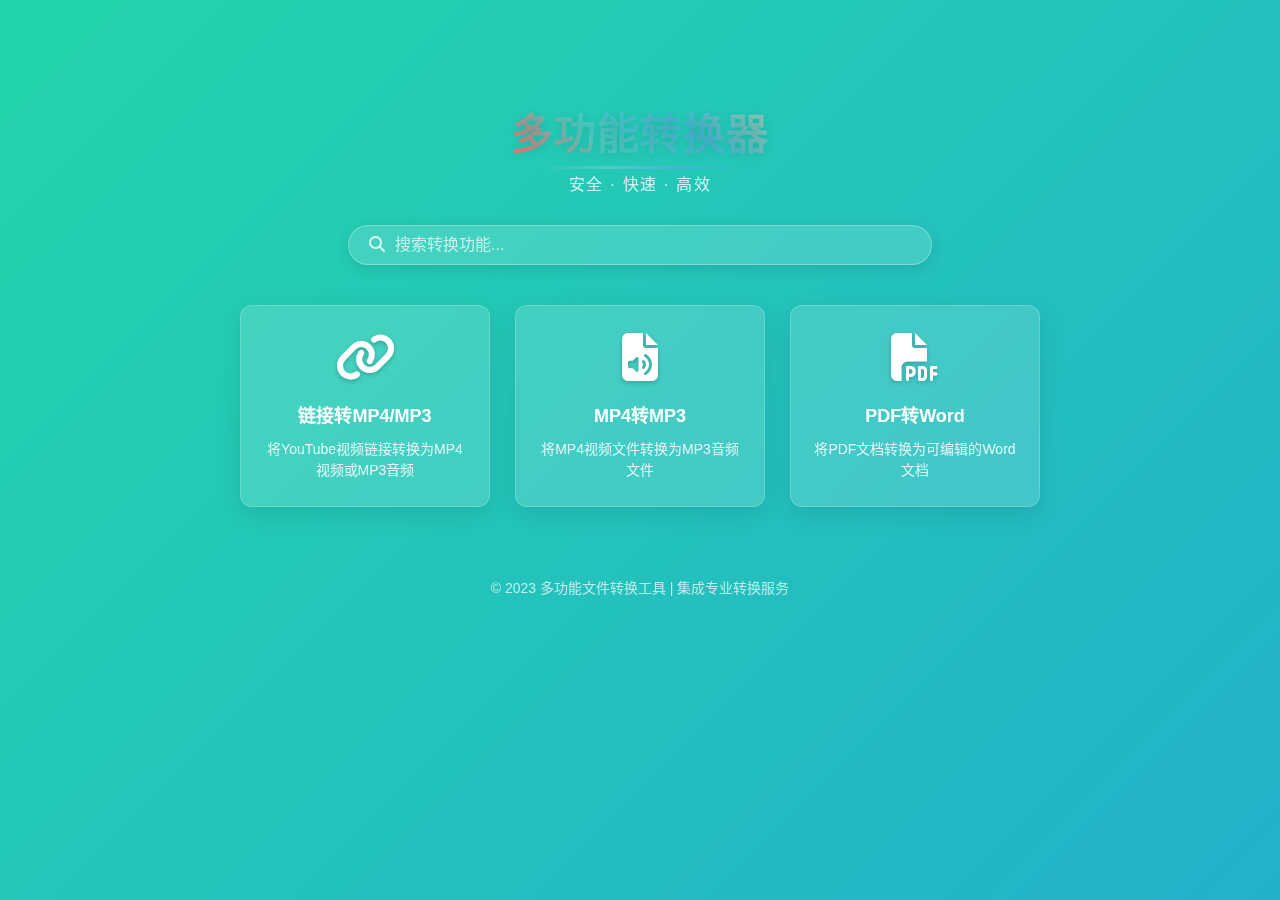
<file: index.html>
<!DOCTYPE html>
<html lang="zh-CN">
<head>
    <meta charset="UTF-8">
    <meta name="viewport" content="width=device-width, initial-scale=1.0">
    <title>多功能文件转换工具</title>
    <link rel="stylesheet" href="css/style.css">
    <link rel="stylesheet" href="https://cdnjs.cloudflare.com/ajax/libs/font-awesome/6.4.0/css/all.min.css">
</head>
<body>
    <div class="background"></div>
    
    <div class="logo">
        <div class="logo-text">多功能转换器</div>
        <div class="logo-subtitle">安全 · 快速 · 高效</div>
    </div>
    
    <div class="search-container">
        <div class="search-box">
            <div class="search-icon"><i class="fas fa-search"></i></div>
            <input type="text" class="search-input" placeholder="搜索转换功能...">
        </div>
    </div>
    
    <div class="tools-container">
        <!-- YouTube转换器 -->
        <a href="converters/youtube-converter.html" class="tool-card" id="link-converter">
            <div class="tool-icon"><i class="fas fa-link"></i></div>
            <div class="tool-title">链接转MP4/MP3</div>
            <div class="tool-desc">将YouTube视频链接转换为MP4视频或MP3音频</div>
        </a>
        
        <!-- MP4转MP3 -->
        <a href="converters/mp4-to-mp3.html" class="tool-card" id="media-converter">
            <div class="tool-icon"><i class="fas fa-file-audio"></i></div>
            <div class="tool-title">MP4转MP3</div>
            <div class="tool-desc">将MP4视频文件转换为MP3音频文件</div>
        </a>
        
        <!-- PDF转Word -->
        <a href="converters/pdf-to-word.html" class="tool-card" id="pdf-converter">
            <div class="tool-icon"><i class="fas fa-file-pdf"></i></div>
            <div class="tool-title">PDF转Word</div>
            <div class="tool-desc">将PDF文档转换为可编辑的Word文档</div>
        </a>
    </div>
    
    <div class="footer">
        <p>© 2023 多功能文件转换工具 | 集成专业转换服务</p>
    </div>

    <script src="js/script.js"></script>
</body>
</html>
</file>
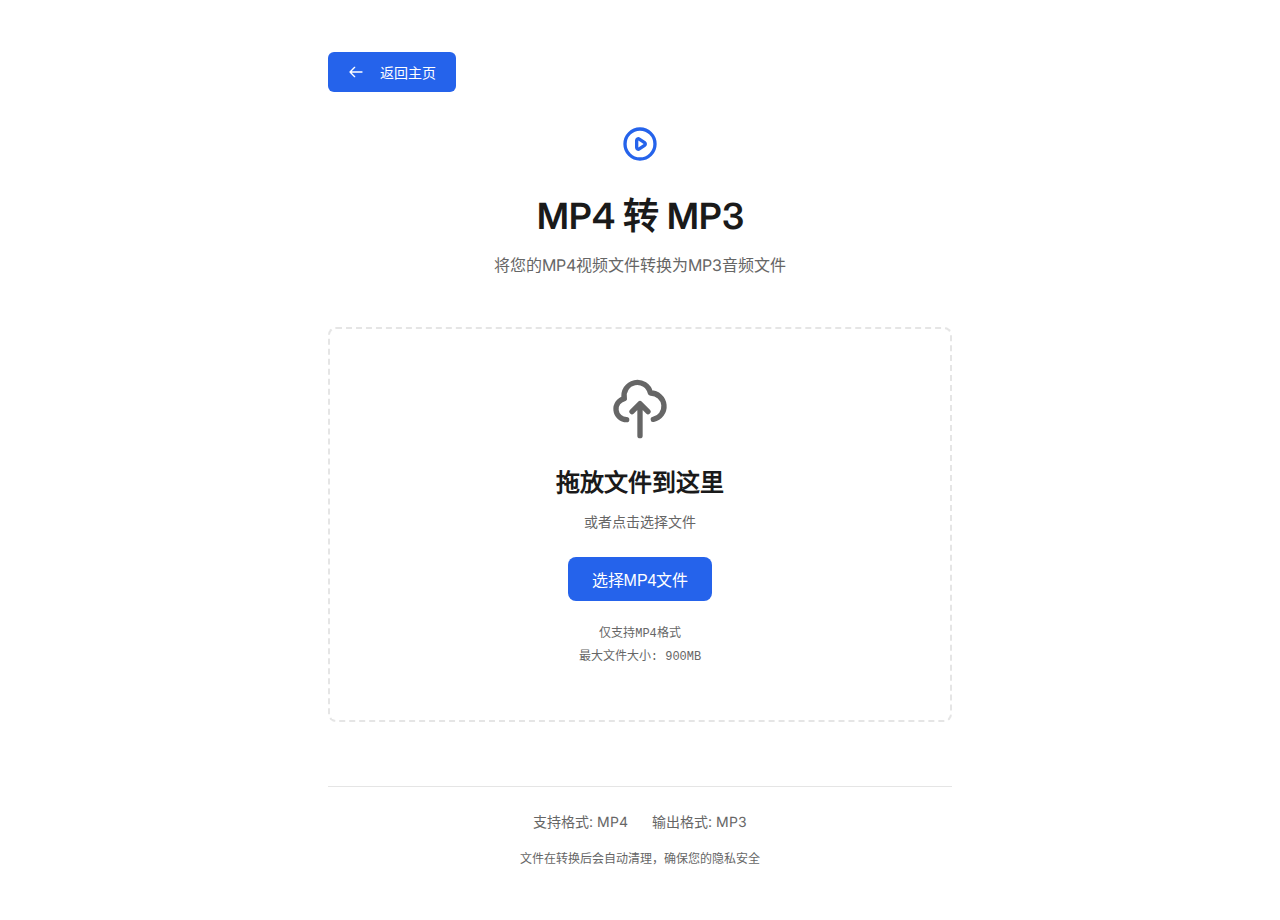
<file: converters/mp4-to-mp3.html>
<!DOCTYPE html>
<html lang="zh-CN">
<head>
    <meta charset="UTF-8">
    <meta name="viewport" content="width=device-width, initial-scale=1.0">
    <title>MP4 转 MP3 - 多功能文件转换工具</title>
    <link href="https://fonts.googleapis.com/css2?family=Inter:wght@300;400;500;600;700&display=swap" rel="stylesheet">
    <style>
        * {
            margin: 0;
            padding: 0;
            box-sizing: border-box;
        }

        :root {
            --background: #ffffff;
            --foreground: #1a1a1a;
            --border: #e5e5e5;
            --card: #fafafa;
            --primary: #2563eb;
            --primary-foreground: #ffffff;
            --muted: #f5f5f5;
            --muted-foreground: #666666;
            --destructive: #ef4444;
            --destructive-foreground: #ffffff;
            --accent: #f0f4ff;
        }

        body {
            font-family: 'Inter', sans-serif;
            background-color: var(--background);
            color: var(--foreground);
            line-height: 1.6;
            padding: 20px;
            min-height: 100vh;
            display: flex;
            justify-content: center;
            align-items: center;
        }

        .container {
            max-width: 42rem;
            margin: 0 auto;
            padding: 2rem 1.5rem;
            width: 100%;
        }

        .back-button {
            display: inline-flex;
            align-items: center;
            gap: 8px;
            padding: 10px 20px;
            background: var(--primary);
            color: var(--primary-foreground);
            text-decoration: none;
            border-radius: 6px;
            border: none;
            cursor: pointer;
            font-size: 14px;
            font-family: inherit;
            transition: background 0.3s;
            margin-bottom: 2rem;
        }

        .back-button:hover {
            background: #1d4ed8;
        }

        header {
            text-align: center;
            margin-bottom: 3rem;
        }

        .header-icon {
            width: 2.5rem;
            height: 2.5rem;
            color: var(--primary);
            margin-bottom: 1rem;
            display: inline-block;
        }

        h1 {
            font-size: 2.25rem;
            font-weight: 600;
            margin-bottom: 0.5rem;
        }

        .subtitle {
            font-size: 1rem;
            color: var(--muted-foreground);
        }

        main {
            margin-bottom: 4rem;
        }

        .dropzone {
            border: 2px dashed var(--border);
            border-radius: 0.5rem;
            padding: 3rem;
            text-align: center;
            cursor: pointer;
            transition: all 0.3s ease;
            background-color: var(--background);
        }

        .dropzone:hover {
            border-color: var(--primary);
            background-color: var(--accent);
        }

        .dropzone.drag-active {
            border-color: var(--primary);
            background-color: var(--accent);
        }

        .dropzone-icon {
            width: 4rem;
            height: 4rem;
            margin-bottom: 1rem;
            color: var(--muted-foreground);
        }

        .dropzone h2 {
            font-size: 1.5rem;
            font-weight: 600;
            margin-bottom: 0.5rem;
        }

        .dropzone p {
            font-size: 0.875rem;
            color: var(--muted-foreground);
            margin-bottom: 1.5rem;
        }

        input[type="file"] {
            display: none;
        }

        button {
            background-color: var(--primary);
            color: var(--primary-foreground);
            border: none;
            padding: 0.625rem 1.5rem;
            border-radius: 0.5rem;
            cursor: pointer;
            font-size: 1rem;
            font-weight: 500;
            transition: all 0.3s ease;
            min-height: 2.25rem;
        }

        button:hover {
            opacity: 0.9;
        }

        button:active {
            opacity: 0.8;
        }

        button:disabled {
            opacity: 0.5;
            cursor: not-allowed;
        }

        .button-secondary {
            background-color: transparent;
            border: 1px solid var(--border);
            color: var(--foreground);
        }

        .button-secondary:hover {
            background-color: var(--muted);
        }

        .dropzone-footer {
            margin-top: 1.5rem;
        }

        .dropzone-footer p {
            font-size: 0.75rem;
            font-family: 'Monaco', 'Menlo', monospace;
            color: var(--muted-foreground);
            margin-bottom: 0.25rem;
        }

        .card {
            background-color: var(--card);
            border: 1px solid var(--border);
            border-radius: 0.5rem;
            padding: 1.5rem;
        }

        .card-header {
            display: flex;
            justify-content: space-between;
            align-items: flex-start;
            margin-bottom: 1.5rem;
        }

        .card-title {
            font-size: 1.125rem;
            font-weight: 600;
            margin-bottom: 0.5rem;
        }

        .card-description {
            font-size: 0.875rem;
            color: var(--muted-foreground);
        }

        .badge {
            display: inline-flex;
            align-items: center;
            gap: 0.25rem;
            padding: 0.25rem 0.75rem;
            background-color: var(--muted);
            color: var(--foreground);
            border-radius: 9999px;
            font-size: 0.75rem;
            font-weight: 500;
        }

        .badge.success {
            background-color: #dcfce7;
            color: #166534;
        }

        .badge.error {
            background-color: #fee2e2;
            color: #991b1b;
        }

        .badge.loading {
            background-color: var(--muted);
        }

        .badge svg {
            width: 0.875rem;
            height: 0.875rem;
            margin-right: 0.25rem;
        }

        .progress-container {
            margin-bottom: 1rem;
        }

        .progress-label {
            display: flex;
            justify-content: space-between;
            margin-bottom: 0.5rem;
            font-size: 0.875rem;
        }

        .progress-bar {
            width: 100%;
            height: 0.5rem;
            background-color: var(--muted);
            border-radius: 9999px;
            overflow: hidden;
        }

        .progress-fill {
            height: 100%;
            background-color: var(--primary);
            transition: width 0.3s ease;
        }

        .file-info {
            display: flex;
            align-items: center;
            gap: 0.75rem;
            padding: 1rem;
            background-color: var(--accent);
            border-radius: 0.5rem;
            margin-bottom: 1rem;
        }

        .file-info-icon {
            width: 2rem;
            height: 2rem;
            color: var(--primary);
            flex-shrink: 0;
        }

        .file-info-text p {
            font-size: 0.875rem;
            font-weight: 500;
            margin-bottom: 0.25rem;
        }

        .file-info-text .text-secondary {
            font-size: 0.75rem;
            color: var(--muted-foreground);
        }

        .status-message {
            display: flex;
            align-items: center;
            gap: 0.5rem;
            font-size: 0.875rem;
            color: var(--muted-foreground);
            margin-bottom: 1rem;
        }

        .status-message svg {
            width: 1rem;
            height: 1rem;
            animation: spin 1s linear infinite;
        }

        @keyframes spin {
            from { transform: rotate(0deg); }
            to { transform: rotate(360deg); }
        }

        .button-group {
            display: flex;
            gap: 0.75rem;
        }

        .button-group button {
            flex: 1;
        }

        .error-box {
            background-color: #fee2e2;
            color: #991b1b;
            padding: 1rem;
            border-radius: 0.5rem;
            margin-bottom: 1rem;
            font-size: 0.875rem;
        }

        .hidden {
            display: none;
        }

        footer {
            border-top: 1px solid var(--border);
            padding-top: 1.5rem;
            text-align: center;
        }

        .footer-info {
            display: flex;
            justify-content: center;
            gap: 1.5rem;
            font-size: 0.875rem;
            color: var(--muted-foreground);
            margin-bottom: 1rem;
        }

        .footer-text {
            font-size: 0.75rem;
            color: var(--muted-foreground);
        }

        .spinner {
            display: inline-block;
            width: 1rem;
            height: 1rem;
            border: 2px solid var(--muted);
            border-top-color: var(--primary);
            border-radius: 50%;
            animation: spin 1s linear infinite;
        }

        .checking-status {
            display: flex;
            align-items: center;
            gap: 0.5rem;
            font-size: 0.875rem;
            color: var(--muted-foreground);
            margin-top: 1rem;
        }
    </style>
</head>
<body>
    <div class="container">
        <button class="back-button" onclick="goBack()">
            <svg style="width: 1rem; height: 1rem; margin-right: 0.5rem;" fill="none" stroke="currentColor" viewBox="0 0 24 24">
                <path stroke-linecap="round" stroke-linejoin="round" stroke-width="2" d="M10 19l-7-7m0 0l7-7m-7 7h18"></path>
            </svg>
            返回主页
        </button>

        <header>
            <svg class="header-icon" fill="none" stroke="currentColor" viewBox="0 0 24 24">
                <path stroke-linecap="round" stroke-linejoin="round" stroke-width="2" d="M14.752 11.168l-3.197-2.132A1 1 0 0010 9.87v4.263a1 1 0 001.555.832l3.197-2.132a1 1 0 000-1.664z"></path>
                <path stroke-linecap="round" stroke-linejoin="round" stroke-width="2" d="M21 12a9 9 0 11-18 0 9 9 0 0118 0z"></path>
            </svg>
            <h1>MP4 转 MP3</h1>
            <p class="subtitle">将您的MP4视频文件转换为MP3音频文件</p>
        </header>

        <main id="main-content">
            <!-- 上传区域 -->
            <div id="dropzone-section">
                <div class="dropzone" id="dropzone">
                    <svg class="dropzone-icon" fill="none" stroke="currentColor" viewBox="0 0 24 24">
                        <path stroke-linecap="round" stroke-linejoin="round" stroke-width="2" d="M7 16a4 4 0 01-.88-7.903A5 5 0 1115.9 6L16 6a5 5 0 011 9.9M15 13l-3-3m0 0l-3 3m3-3v12"></path>
                    </svg>
                    <h2>拖放文件到这里</h2>
                    <p>或者点击选择文件</p>
                    <input type="file" id="file-input" accept="video/mp4,.mp4">
                    <button onclick="document.getElementById('file-input').click()">选择MP4文件</button>
                    <div class="dropzone-footer">
                        <p>仅支持MP4格式</p>
                        <p>最大文件大小: 900MB</p>
                    </div>
                </div>
            </div>

            <!-- 处理中 -->
            <div id="processing-section" class="hidden">
                <div class="card">
                    <div class="card-header">
                        <div style="flex: 1;">
                            <div class="card-title" id="filename-display"></div>
                            <div class="card-description" id="filesize-display"></div>
                        </div>
                        <div class="badge loading">
                            <div class="spinner"></div>
                            <span id="status-text">转换中...</span>
                        </div>
                    </div>
                    <div class="progress-container">
                        <div class="progress-label">
                            <span id="progress-label">转换进度</span>
                            <span class="monospace" id="progress-value">0%</span>
                        </div>
                        <div class="progress-bar">
                            <div class="progress-fill" id="progress-fill" style="width: 0%;"></div>
                        </div>
                    </div>
                    <div class="status-message">
                        <svg fill="none" stroke="currentColor" viewBox="0 0 24 24">
                            <path stroke-linecap="round" stroke-linejoin="round" stroke-width="2" d="M12 8v4l3 2m6-3a9 9 0 11-18 0 9 9 0 0118 0z"></path>
                        </svg>
                        <span id="status-message-text">正在转换文件，请稍候...</span>
                    </div>
                    <div class="checking-status" id="checking-status">
                        <div class="spinner" style="width: 0.875rem; height: 0.875rem;"></div>
                        <span>检查转换状态...</span>
                    </div>
                </div>
            </div>

            <!-- 完成 -->
            <div id="completed-section" class="hidden">
                <div class="card">
                    <div class="card-header">
                        <div style="flex: 1;">
                            <div class="card-title" id="completed-filename-display"></div>
                            <div class="card-description" id="completed-filesize-display"></div>
                        </div>
                        <div class="badge success">
                            <svg fill="none" stroke="currentColor" viewBox="0 0 24 24">
                                <path stroke-linecap="round" stroke-linejoin="round" stroke-width="2" d="M9 12l2 2 4-4m6 2a9 9 0 11-18 0 9 9 0 0118 0z"></path>
                            </svg>
                            <span>转换完成</span>
                        </div>
                    </div>
                    <div class="file-info">
                        <svg class="file-info-icon" fill="none" stroke="currentColor" viewBox="0 0 24 24">
                            <path stroke-linecap="round" stroke-linejoin="round" stroke-width="2" d="M9 19V6a2 2 0 012-2h6a2 2 0 012 2v12a2 2 0 01-2 2H11a2 2 0 01-2-2z"></path>
                        </svg>
                        <div class="file-info-text">
                            <p id="output-filename"></p>
                            <div class="text-secondary">MP3音频文件</div>
                        </div>
                    </div>
                    <div class="button-group">
                        <button onclick="downloadFile()" id="download-btn">
                            <svg style="width: 1rem; height: 1rem; margin-right: 0.5rem; vertical-align: middle;" fill="none" stroke="currentColor" viewBox="0 0 24 24">
                                <path stroke-linecap="round" stroke-linejoin="round" stroke-width="2" d="M4 16v1a3 3 0 003 3h10a3 3 0 003-3v-1m-4-4l-4 4m0 0l-4-4m4 4V4"></path>
                            </svg>
                            下载MP3
                        </button>
                        <button class="button-secondary" onclick="resetForm()">转换另一个</button>
                    </div>
                </div>
            </div>

            <!-- 错误 -->
            <div id="error-section" class="hidden">
                <div class="card" style="border-color: var(--destructive);">
                    <div class="card-header">
                        <div style="flex: 1;">
                            <div class="card-title" id="error-filename-display"></div>
                            <div class="card-description" id="error-filesize-display"></div>
                        </div>
                        <div class="badge error">
                            <svg fill="none" stroke="currentColor" viewBox="0 0 24 24">
                                <path stroke-linecap="round" stroke-linejoin="round" stroke-width="2" d="M10 14l-2-2m0 0l-2 2m2-2l2 2m-2-2l-2-2"></path>
                            </svg>
                            <span>转换失败</span>
                        </div>
                    </div>
                    <div class="error-box" id="error-message"></div>
                    <button onclick="resetForm()" style="width: 100%;" class="button-secondary">重试</button>
                </div>
            </div>
        </main>

        <footer>
            <div class="footer-info">
                <span>支持格式: MP4</span>
                <span>输出格式: MP3</span>
            </div>
            <p class="footer-text">文件在转换后会自动清理，确保您的隐私安全</p>
        </footer>
    </div>

    <script>
        // 使用你的实际后端地址
        // Vercel会自动替换 process.env.API_URL
        const API_URL = process.env.API_URL;
        let currentTaskId = null;
        let isProcessing = false;
        let statusCheckInterval = null;

        function goBack() {
            window.location.href = '/';
        }

        const dropzone = document.getElementById('dropzone');
        const fileInput = document.getElementById('file-input');

        // 拖拽事件
        dropzone.addEventListener('dragenter', (e) => {
            e.preventDefault();
            e.stopPropagation();
            dropzone.classList.add('drag-active');
        });

        dropzone.addEventListener('dragleave', (e) => {
            e.preventDefault();
            e.stopPropagation();
            dropzone.classList.remove('drag-active');
        });

        dropzone.addEventListener('dragover', (e) => {
            e.preventDefault();
            e.stopPropagation();
        });

        dropzone.addEventListener('drop', (e) => {
            e.preventDefault();
            e.stopPropagation();
            dropzone.classList.remove('drag-active');
            if (e.dataTransfer.files[0]) {
                handleFile(e.dataTransfer.files[0]);
            }
        });

        // 文件选择
        fileInput.addEventListener('change', (e) => {
            if (e.target.files[0]) {
                handleFile(e.target.files[0]);
            }
        });

        function formatFileSize(bytes) {
            if (bytes === 0) return '0 Bytes';
            const k = 1024;
            const sizes = ['Bytes', 'KB', 'MB', 'GB'];
            const i = Math.floor(Math.log(bytes) / Math.log(k));
            return Math.round(bytes / Math.pow(k, i) * 100) / 100 + ' ' + sizes[i];
        }

        function showSection(sectionId) {
            document.getElementById('dropzone-section').classList.add('hidden');
            document.getElementById('processing-section').classList.add('hidden');
            document.getElementById('completed-section').classList.add('hidden');
            document.getElementById('error-section').classList.add('hidden');
            
            if (sectionId) {
                document.getElementById(sectionId).classList.remove('hidden');
            }
        }

        function handleFile(file) {
            if (isProcessing) return;

            const maxSize = 900 * 1024 * 1024;
            
            if (!file.type.includes('video/mp4') && !file.name.toLowerCase().endsWith('.mp4')) {
                alert('请上传MP4格式的视频文件');
                return;
            }

            if (file.size > maxSize) {
                alert('文件大小不能超过900MB');
                return;
            }

            uploadAndConvert(file);
        }

        function uploadAndConvert(file) {
            isProcessing = true;
            currentTaskId = null;
            
            document.getElementById('filename-display').textContent = file.name;
            document.getElementById('filesize-display').textContent = formatFileSize(file.size);
            document.getElementById('progress-label').textContent = '转换进度';
            document.getElementById('status-text').textContent = '转换中...';
            document.getElementById('status-message-text').textContent = '正在转换文件，请稍候...';
            
            showSection('processing-section');

            const formData = new FormData();
            formData.append('file', file);

            // 模拟进度
            simulateProgress();

            // 发送请求到后端
            fetch(`${API_URL}/api/convert/mp4-to-mp3`, {
                method: 'POST',
                body: formData
            })
            .then(response => response.json())
            .then(data => {
                if (data.status === 'success') {
                    currentTaskId = data.task_id;
                    // 开始检查转换状态
                    startStatusChecking();
                } else {
                    showError(data.error || '转换失败');
                }
            })
            .catch(error => {
                showError('网络错误，请检查您的连接: ' + error.message);
            });
        }

        function startStatusChecking() {
            if (statusCheckInterval) {
                clearInterval(statusCheckInterval);
            }
            
            statusCheckInterval = setInterval(() => {
                if (!currentTaskId) return;
                
                fetch(`${API_URL}/api/task/${currentTaskId}`)
                    .then(response => response.json())
                    .then(task => {
                        if (task.status === 'completed') {
                            clearInterval(statusCheckInterval);
                            // 显示成功结果
                            document.getElementById('completed-filename-display').textContent = document.getElementById('filename-display').textContent;
                            document.getElementById('completed-filesize-display').textContent = document.getElementById('filesize-display').textContent;
                            document.getElementById('output-filename').textContent = task.output_filename;
                            
                            updateProgress(100);
                            setTimeout(() => {
                                showSection('completed-section');
                                isProcessing = false;
                            }, 500);
                            
                        } else if (task.status === 'error') {
                            clearInterval(statusCheckInterval);
                            showError(task.error || '转换失败');
                        }
                        // 如果还是 processing 状态，继续等待
                    })
                    .catch(error => {
                        console.error('检查状态失败:', error);
                    });
            }, 2000); // 每2秒检查一次
        }

        function simulateProgress() {
            let progress = 0;
            const interval = setInterval(() => {
                progress += 2;
                if (progress >= 90) {
                    clearInterval(interval);
                }
                updateProgress(progress);
            }, 500);
        }

        function updateProgress(progress) {
            document.getElementById('progress-fill').style.width = progress + '%';
            document.getElementById('progress-value').textContent = progress + '%';
        }

        function showError(message) {
            if (statusCheckInterval) {
                clearInterval(statusCheckInterval);
            }
            
            document.getElementById('error-filename-display').textContent = document.getElementById('filename-display').textContent;
            document.getElementById('error-filesize-display').textContent = document.getElementById('filesize-display').textContent;
            document.getElementById('error-message').textContent = message;
            showSection('error-section');
            isProcessing = false;
        }

        function downloadFile() {
            if (!currentTaskId) {
                alert('请先完成文件转换');
                return;
            }
            
            // 显示加载状态
            const downloadBtn = document.getElementById('download-btn');
            const originalText = downloadBtn.innerHTML;
            downloadBtn.innerHTML = '<div class="spinner" style="width: 1rem; height: 1rem; margin-right: 0.5rem;"></div>下载中...';
            downloadBtn.disabled = true;
            
            // 真实下载
            const a = document.createElement('a');
            a.href = `${API_URL}/api/download/${currentTaskId}`;
            a.download = document.getElementById('output-filename').textContent;
            document.body.appendChild(a);
            a.click();
            document.body.removeChild(a);
            
            // 恢复按钮状态
            setTimeout(() => {
                downloadBtn.innerHTML = originalText;
                downloadBtn.disabled = false;
            }, 2000);
        }

        function resetForm() {
            if (statusCheckInterval) {
                clearInterval(statusCheckInterval);
            }
            isProcessing = false;
            currentTaskId = null;
            document.getElementById('progress-fill').style.width = '0%';
            document.getElementById('progress-value').textContent = '0%';
            fileInput.value = '';
            showSection('dropzone-section');
        }
    </script>
</body>
</html>
</file>
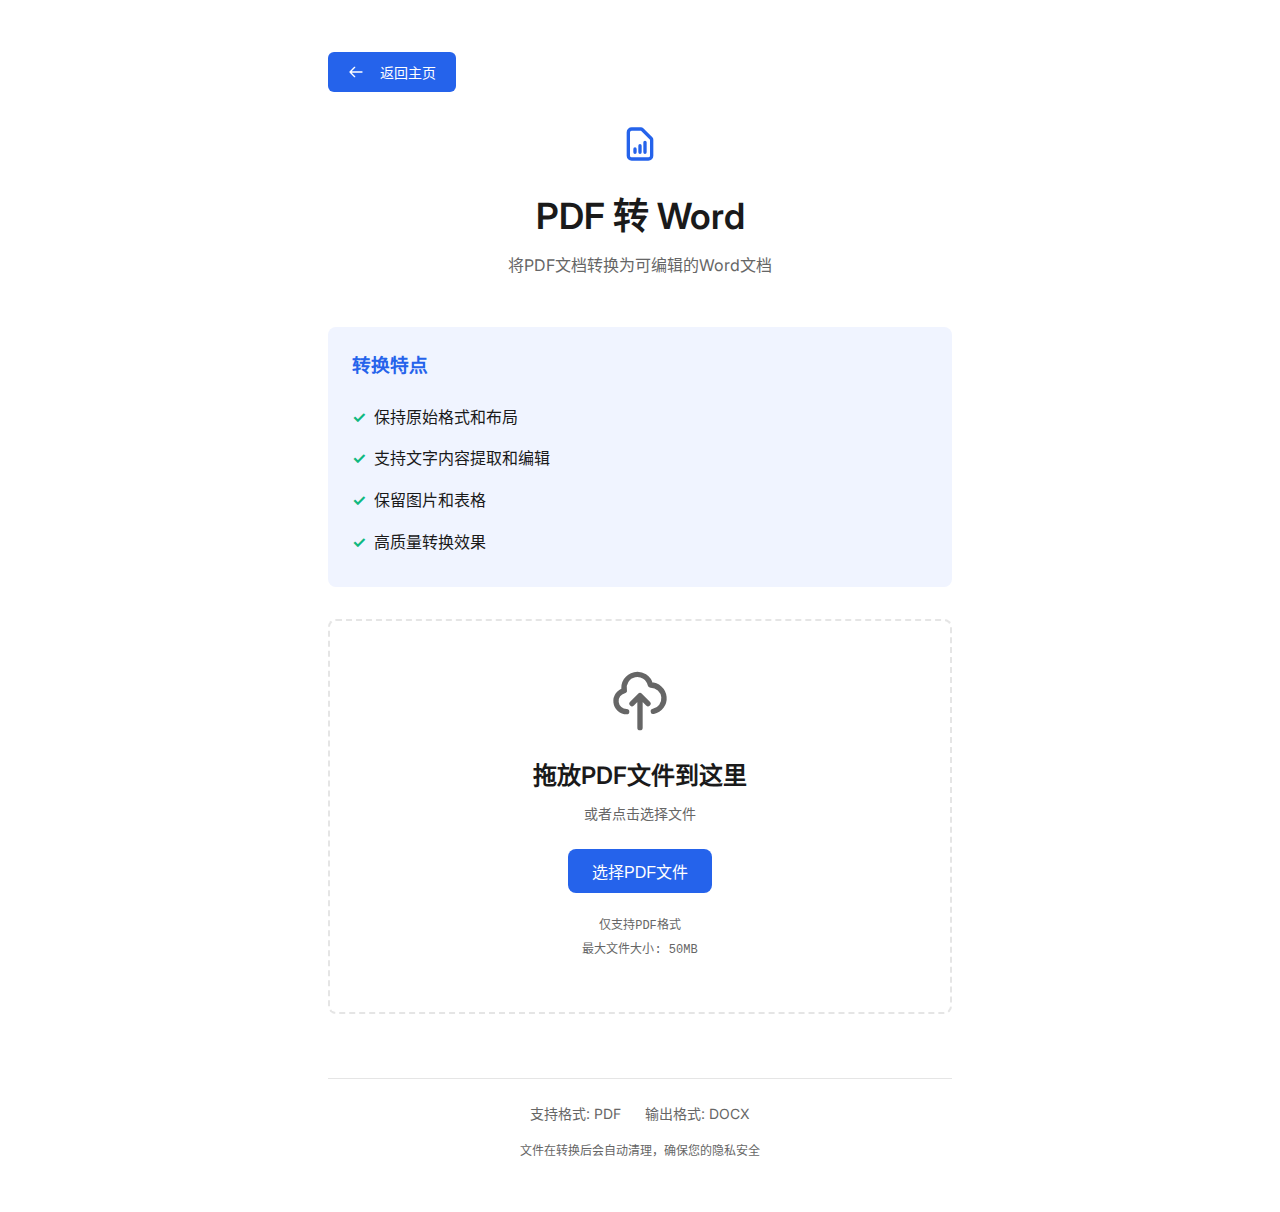
<file: converters/pdf-to-word.html>
<!DOCTYPE html>
<html lang="zh-CN">
<head>
    <meta charset="UTF-8">
    <meta name="viewport" content="width=device-width, initial-scale=1.0">
    <title>PDF 转 Word - 多功能文件转换工具</title>
    <link href="https://fonts.googleapis.com/css2?family=Inter:wght@300;400;500;600;700&display=swap" rel="stylesheet">
    <style>
        * {
            margin: 0;
            padding: 0;
            box-sizing: border-box;
        }

        :root {
            --background: #ffffff;
            --foreground: #1a1a1a;
            --border: #e5e5e5;
            --card: #fafafa;
            --primary: #2563eb;
            --primary-foreground: #ffffff;
            --muted: #f5f5f5;
            --muted-foreground: #666666;
            --destructive: #ef4444;
            --destructive-foreground: #ffffff;
            --accent: #f0f4ff;
        }

        body {
            font-family: 'Inter', sans-serif;
            background-color: var(--background);
            color: var(--foreground);
            line-height: 1.6;
            padding: 20px;
            min-height: 100vh;
            display: flex;
            justify-content: center;
            align-items: center;
        }

        .container {
            max-width: 42rem;
            margin: 0 auto;
            padding: 2rem 1.5rem;
            width: 100%;
        }

        .back-button {
            display: inline-flex;
            align-items: center;
            gap: 8px;
            padding: 10px 20px;
            background: var(--primary);
            color: var(--primary-foreground);
            text-decoration: none;
            border-radius: 6px;
            border: none;
            cursor: pointer;
            font-size: 14px;
            font-family: inherit;
            transition: background 0.3s;
            margin-bottom: 2rem;
        }

        .back-button:hover {
            background: #1d4ed8;
        }

        header {
            text-align: center;
            margin-bottom: 3rem;
        }

        .header-icon {
            width: 2.5rem;
            height: 2.5rem;
            color: var(--primary);
            margin-bottom: 1rem;
            display: inline-block;
        }

        h1 {
            font-size: 2.25rem;
            font-weight: 600;
            margin-bottom: 0.5rem;
        }

        .subtitle {
            font-size: 1rem;
            color: var(--muted-foreground);
        }

        main {
            margin-bottom: 4rem;
        }

        .dropzone {
            border: 2px dashed var(--border);
            border-radius: 0.5rem;
            padding: 3rem;
            text-align: center;
            cursor: pointer;
            transition: all 0.3s ease;
            background-color: var(--background);
        }

        .dropzone:hover {
            border-color: var(--primary);
            background-color: var(--accent);
        }

        .dropzone.drag-active {
            border-color: var(--primary);
            background-color: var(--accent);
        }

        .dropzone-icon {
            width: 4rem;
            height: 4rem;
            margin-bottom: 1rem;
            color: var(--muted-foreground);
        }

        .dropzone h2 {
            font-size: 1.5rem;
            font-weight: 600;
            margin-bottom: 0.5rem;
        }

        .dropzone p {
            font-size: 0.875rem;
            color: var(--muted-foreground);
            margin-bottom: 1.5rem;
        }

        input[type="file"] {
            display: none;
        }

        button {
            background-color: var(--primary);
            color: var(--primary-foreground);
            border: none;
            padding: 0.625rem 1.5rem;
            border-radius: 0.5rem;
            cursor: pointer;
            font-size: 1rem;
            font-weight: 500;
            transition: all 0.3s ease;
            min-height: 2.25rem;
        }

        button:hover {
            opacity: 0.9;
        }

        button:active {
            opacity: 0.8;
        }

        button:disabled {
            opacity: 0.5;
            cursor: not-allowed;
        }

        .button-secondary {
            background-color: transparent;
            border: 1px solid var(--border);
            color: var(--foreground);
        }

        .button-secondary:hover {
            background-color: var(--muted);
        }

        .dropzone-footer {
            margin-top: 1.5rem;
        }

        .dropzone-footer p {
            font-size: 0.75rem;
            font-family: 'Monaco', 'Menlo', monospace;
            color: var(--muted-foreground);
            margin-bottom: 0.25rem;
        }

        .card {
            background-color: var(--card);
            border: 1px solid var(--border);
            border-radius: 0.5rem;
            padding: 1.5rem;
        }

        .card-header {
            display: flex;
            justify-content: space-between;
            align-items: flex-start;
            margin-bottom: 1.5rem;
        }

        .card-title {
            font-size: 1.125rem;
            font-weight: 600;
            margin-bottom: 0.5rem;
        }

        .card-description {
            font-size: 0.875rem;
            color: var(--muted-foreground);
        }

        .badge {
            display: inline-flex;
            align-items: center;
            gap: 0.25rem;
            padding: 0.25rem 0.75rem;
            background-color: var(--muted);
            color: var(--foreground);
            border-radius: 9999px;
            font-size: 0.75rem;
            font-weight: 500;
        }

        .badge.success {
            background-color: #dcfce7;
            color: #166534;
        }

        .badge.error {
            background-color: #fee2e2;
            color: #991b1b;
        }

        .badge.loading {
            background-color: var(--muted);
        }

        .badge svg {
            width: 0.875rem;
            height: 0.875rem;
            margin-right: 0.25rem;
        }

        .progress-container {
            margin-bottom: 1rem;
        }

        .progress-label {
            display: flex;
            justify-content: space-between;
            margin-bottom: 0.5rem;
            font-size: 0.875rem;
        }

        .progress-bar {
            width: 100%;
            height: 0.5rem;
            background-color: var(--muted);
            border-radius: 9999px;
            overflow: hidden;
        }

        .progress-fill {
            height: 100%;
            background-color: var(--primary);
            transition: width 0.3s ease;
        }

        .file-info {
            display: flex;
            align-items: center;
            gap: 0.75rem;
            padding: 1rem;
            background-color: var(--accent);
            border-radius: 0.5rem;
            margin-bottom: 1rem;
        }

        .file-info-icon {
            width: 2rem;
            height: 2rem;
            color: var(--primary);
            flex-shrink: 0;
        }

        .file-info-text p {
            font-size: 0.875rem;
            font-weight: 500;
            margin-bottom: 0.25rem;
        }

        .file-info-text .text-secondary {
            font-size: 0.75rem;
            color: var(--muted-foreground);
        }

        .status-message {
            display: flex;
            align-items: center;
            gap: 0.5rem;
            font-size: 0.875rem;
            color: var(--muted-foreground);
            margin-bottom: 1rem;
        }

        .status-message svg {
            width: 1rem;
            height: 1rem;
            animation: spin 1s linear infinite;
        }

        @keyframes spin {
            from { transform: rotate(0deg); }
            to { transform: rotate(360deg); }
        }

        .button-group {
            display: flex;
            gap: 0.75rem;
        }

        .button-group button {
            flex: 1;
        }

        .error-box {
            background-color: #fee2e2;
            color: #991b1b;
            padding: 1rem;
            border-radius: 0.5rem;
            margin-bottom: 1rem;
            font-size: 0.875rem;
        }

        .hidden {
            display: none;
        }

        footer {
            border-top: 1px solid var(--border);
            padding-top: 1.5rem;
            text-align: center;
        }

        .footer-info {
            display: flex;
            justify-content: center;
            gap: 1.5rem;
            font-size: 0.875rem;
            color: var(--muted-foreground);
            margin-bottom: 1rem;
        }

        .footer-text {
            font-size: 0.75rem;
            color: var(--muted-foreground);
        }

        .spinner {
            display: inline-block;
            width: 1rem;
            height: 1rem;
            border: 2px solid var(--muted);
            border-top-color: var(--primary);
            border-radius: 50%;
            animation: spin 1s linear infinite;
        }

        .feature-list {
            background: var(--accent);
            border-radius: 0.5rem;
            padding: 1.5rem;
            margin-bottom: 2rem;
        }

        .feature-list h3 {
            margin-bottom: 1rem;
            color: var(--primary);
        }

        .feature-list ul {
            list-style: none;
            padding: 0;
        }

        .feature-list li {
            padding: 0.5rem 0;
            display: flex;
            align-items: center;
            gap: 0.5rem;
        }

        .feature-list li::before {
            content: "✓";
            color: #10b981;
            font-weight: bold;
        }
    </style>
</head>
<body>
    <div class="container">
        <button class="back-button" onclick="goBack()">
            <svg style="width: 1rem; height: 1rem; margin-right: 0.5rem;" fill="none" stroke="currentColor" viewBox="0 0 24 24">
                <path stroke-linecap="round" stroke-linejoin="round" stroke-width="2" d="M10 19l-7-7m0 0l7-7m-7 7h18"></path>
            </svg>
            返回主页
        </button>

        <header>
            <svg class="header-icon" fill="none" stroke="currentColor" viewBox="0 0 24 24">
                <path stroke-linecap="round" stroke-linejoin="round" stroke-width="2" d="M9 17v-2m3 2v-4m3 4v-6m2 10H7a2 2 0 01-2-2V5a2 2 0 012-2h5.586a1 1 0 01.707.293l5.414 5.414a1 1 0 01.293.707V19a2 2 0 01-2 2z"></path>
            </svg>
            <h1>PDF 转 Word</h1>
            <p class="subtitle">将PDF文档转换为可编辑的Word文档</p>
        </header>

        <main id="main-content">
            <!-- 功能特点 -->
            <div class="feature-list">
                <h3>转换特点</h3>
                <ul>
                    <li>保持原始格式和布局</li>
                    <li>支持文字内容提取和编辑</li>
                    <li>保留图片和表格</li>
                    <li>高质量转换效果</li>
                </ul>
            </div>

            <!-- 上传区域 -->
            <div id="dropzone-section">
                <div class="dropzone" id="dropzone">
                    <svg class="dropzone-icon" fill="none" stroke="currentColor" viewBox="0 0 24 24">
                        <path stroke-linecap="round" stroke-linejoin="round" stroke-width="2" d="M7 16a4 4 0 01-.88-7.903A5 5 0 1115.9 6L16 6a5 5 0 011 9.9M15 13l-3-3m0 0l-3 3m3-3v12"></path>
                    </svg>
                    <h2>拖放PDF文件到这里</h2>
                    <p>或者点击选择文件</p>
                    <input type="file" id="file-input" accept=".pdf,application/pdf">
                    <button onclick="document.getElementById('file-input').click()">选择PDF文件</button>
                    <div class="dropzone-footer">
                        <p>仅支持PDF格式</p>
                        <p>最大文件大小: 50MB</p>
                    </div>
                </div>
            </div>

            <!-- 处理中 -->
            <div id="processing-section" class="hidden">
                <div class="card">
                    <div class="card-header">
                        <div style="flex: 1;">
                            <div class="card-title" id="filename-display"></div>
                            <div class="card-description" id="filesize-display"></div>
                        </div>
                        <div class="badge loading">
                            <div class="spinner"></div>
                            <span id="status-text">转换中...</span>
                        </div>
                    </div>
                    <div class="progress-container">
                        <div class="progress-label">
                            <span id="progress-label">转换进度</span>
                            <span class="monospace" id="progress-value">0%</span>
                        </div>
                        <div class="progress-bar">
                            <div class="progress-fill" id="progress-fill" style="width: 0%;"></div>
                        </div>
                    </div>
                    <div class="status-message">
                        <svg fill="none" stroke="currentColor" viewBox="0 0 24 24">
                            <path stroke-linecap="round" stroke-linejoin="round" stroke-width="2" d="M12 8v4l3 2m6-3a9 9 0 11-18 0 9 9 0 0118 0z"></path>
                        </svg>
                        <span id="status-message-text">正在转换PDF文档，请稍候...</span>
                    </div>
                </div>
            </div>

            <!-- 完成 -->
            <div id="completed-section" class="hidden">
                <div class="card">
                    <div class="card-header">
                        <div style="flex: 1;">
                            <div class="card-title" id="completed-filename-display"></div>
                            <div class="card-description" id="completed-filesize-display"></div>
                        </div>
                        <div class="badge success">
                            <svg fill="none" stroke="currentColor" viewBox="0 0 24 24">
                                <path stroke-linecap="round" stroke-linejoin="round" stroke-width="2" d="M9 12l2 2 4-4m6 2a9 9 0 11-18 0 9 9 0 0118 0z"></path>
                            </svg>
                            <span>转换完成</span>
                        </div>
                    </div>
                    <div class="file-info">
                        <svg class="file-info-icon" fill="none" stroke="currentColor" viewBox="0 0 24 24">
                            <path stroke-linecap="round" stroke-linejoin="round" stroke-width="2" d="M9 12h6m-6 4h6m2 5H7a2 2 0 01-2-2V5a2 2 0 012-2h5.586a1 1 0 01.707.293l5.414 5.414a1 1 0 01.293.707V19a2 2 0 01-2 2z"></path>
                        </svg>
                        <div class="file-info-text">
                            <p id="output-filename"></p>
                            <div class="text-secondary">可编辑的Word文档</div>
                        </div>
                    </div>
                    <div class="button-group">
                        <button onclick="downloadFile()">
                            <svg style="width: 1rem; height: 1rem; margin-right: 0.5rem; vertical-align: middle;" fill="none" stroke="currentColor" viewBox="0 0 24 24">
                                <path stroke-linecap="round" stroke-linejoin="round" stroke-width="2" d="M4 16v1a3 3 0 003 3h10a3 3 0 003-3v-1m-4-4l-4 4m0 0l-4-4m4 4V4"></path>
                            </svg>
                            下载Word文档
                        </button>
                        <button class="button-secondary" onclick="resetForm()">转换另一个</button>
                    </div>
                </div>
            </div>

            <!-- 错误 -->
            <div id="error-section" class="hidden">
                <div class="card" style="border-color: var(--destructive);">
                    <div class="card-header">
                        <div style="flex: 1;">
                            <div class="card-title" id="error-filename-display"></div>
                            <div class="card-description" id="error-filesize-display"></div>
                        </div>
                        <div class="badge error">
                            <svg fill="none" stroke="currentColor" viewBox="0 0 24 24">
                                <path stroke-linecap="round" stroke-linejoin="round" stroke-width="2" d="M10 14l-2-2m0 0l-2 2m2-2l2 2m-2-2l-2-2"></path>
                            </svg>
                            <span>转换失败</span>
                        </div>
                    </div>
                    <div class="error-box" id="error-message"></div>
                    <button onclick="resetForm()" style="width: 100%;" class="button-secondary">重试</button>
                </div>
            </div>
        </main>

        <footer>
            <div class="footer-info">
                <span>支持格式: PDF</span>
                <span>输出格式: DOCX</span>
            </div>
            <p class="footer-text">文件在转换后会自动清理，确保您的隐私安全</p>
        </footer>
    </div>

    <script>
        // 使用你的实际后端地址
        const API_URL = 'https://multi-tool-web-backend.onrender.com';
        let currentFile = null;
        let isProcessing = false;

        function goBack() {
            window.location.href = '/';
        }

        const dropzone = document.getElementById('dropzone');
        const fileInput = document.getElementById('file-input');

        // 拖拽事件
        dropzone.addEventListener('dragenter', (e) => {
            e.preventDefault();
            e.stopPropagation();
            dropzone.classList.add('drag-active');
        });

        dropzone.addEventListener('dragleave', (e) => {
            e.preventDefault();
            e.stopPropagation();
            dropzone.classList.remove('drag-active');
        });

        dropzone.addEventListener('dragover', (e) => {
            e.preventDefault();
            e.stopPropagation();
        });

        dropzone.addEventListener('drop', (e) => {
            e.preventDefault();
            e.stopPropagation();
            dropzone.classList.remove('drag-active');
            if (e.dataTransfer.files[0]) {
                handleFile(e.dataTransfer.files[0]);
            }
        });

        // 文件选择
        fileInput.addEventListener('change', (e) => {
            if (e.target.files[0]) {
                handleFile(e.target.files[0]);
            }
        });

        function formatFileSize(bytes) {
            if (bytes === 0) return '0 Bytes';
            const k = 1024;
            const sizes = ['Bytes', 'KB', 'MB', 'GB'];
            const i = Math.floor(Math.log(bytes) / Math.log(k));
            return Math.round(bytes / Math.pow(k, i) * 100) / 100 + ' ' + sizes[i];
        }

        function showSection(sectionId) {
            document.getElementById('dropzone-section').classList.add('hidden');
            document.getElementById('processing-section').classList.add('hidden');
            document.getElementById('completed-section').classList.add('hidden');
            document.getElementById('error-section').classList.add('hidden');
            
            if (sectionId) {
                document.getElementById(sectionId).classList.remove('hidden');
            }
        }

        function handleFile(file) {
            if (isProcessing) return;

            const maxSize = 50 * 1024 * 1024;
            
            if (!file.type.includes('pdf') && !file.name.toLowerCase().endsWith('.pdf')) {
                alert('请上传PDF格式的文件');
                return;
            }

            if (file.size > maxSize) {
                alert('文件大小不能超过50MB');
                return;
            }

            currentFile = file;
            uploadAndConvert(file);
        }

        function uploadAndConvert(file) {
            isProcessing = true;
            
            document.getElementById('filename-display').textContent = file.name;
            document.getElementById('filesize-display').textContent = formatFileSize(file.size);
            document.getElementById('progress-label').textContent = '转换进度';
            document.getElementById('status-text').textContent = '转换中...';
            document.getElementById('status-message-text').textContent = '正在转换PDF文档，请稍候...';
            
            showSection('processing-section');

            const formData = new FormData();
            formData.append('file', file);

            // 模拟进度
            simulateProgress();

            // 发送请求到后端
            fetch(`${API_URL}/api/convert/pdf-to-word`, {
                method: 'POST',
                body: formData
            })
            .then(response => response.json())
            .then(data => {
                if (data.status === 'success') {
                    // 显示成功结果
                    document.getElementById('completed-filename-display').textContent = file.name;
                    document.getElementById('completed-filesize-display').textContent = formatFileSize(file.size);
                    
                    // 生成输出文件名
                    const originalName = file.name;
                    const outputName = originalName.replace(/\.pdf$/i, '.docx');
                    document.getElementById('output-filename').textContent = outputName;
                    
                    showSection('completed-section');
                    isProcessing = false;
                } else {
                    showError(data.error || data.message || '转换失败');
                }
            })
            .catch(error => {
                showError('网络错误，请检查您的连接: ' + error.message);
            });
        }

        function simulateProgress() {
            let progress = 0;
            const interval = setInterval(() => {
                progress += 5;
                updateProgress(progress);
                
                if (progress >= 90) {
                    clearInterval(interval);
                }
            }, 200);
        }

        function updateProgress(progress) {
            document.getElementById('progress-fill').style.width = progress + '%';
            document.getElementById('progress-value').textContent = progress + '%';
        }

        function showError(message) {
            document.getElementById('error-filename-display').textContent = document.getElementById('filename-display').textContent;
            document.getElementById('error-filesize-display').textContent = document.getElementById('filesize-display').textContent;
            document.getElementById('error-message').textContent = message;
            showSection('error-section');
            isProcessing = false;
        }

        function downloadFile() {
            if (!currentFile) return;

            const originalName = currentFile.name;
            const outputName = originalName.replace(/\.pdf$/i, '.docx');
            
            // 模拟下载
            alert('下载功能：由于后端转换功能尚未完全实现，这是一个模拟下载。\n文件名: ' + outputName);
            
            // 在实际实现中，这里应该调用后端下载API
            // const a = document.createElement('a');
            // a.href = `${API_URL}/api/download/${taskId}`;
            // a.download = outputName;
            // document.body.appendChild(a);
            // a.click();
            // document.body.removeChild(a);
        }

        function resetForm() {
            isProcessing = false;
            currentFile = null;
            document.getElementById('progress-fill').style.width = '0%';
            document.getElementById('progress-value').textContent = '0%';
            fileInput.value = '';
            showSection('dropzone-section');
        }
    </script>
</body>
</html>
</file>
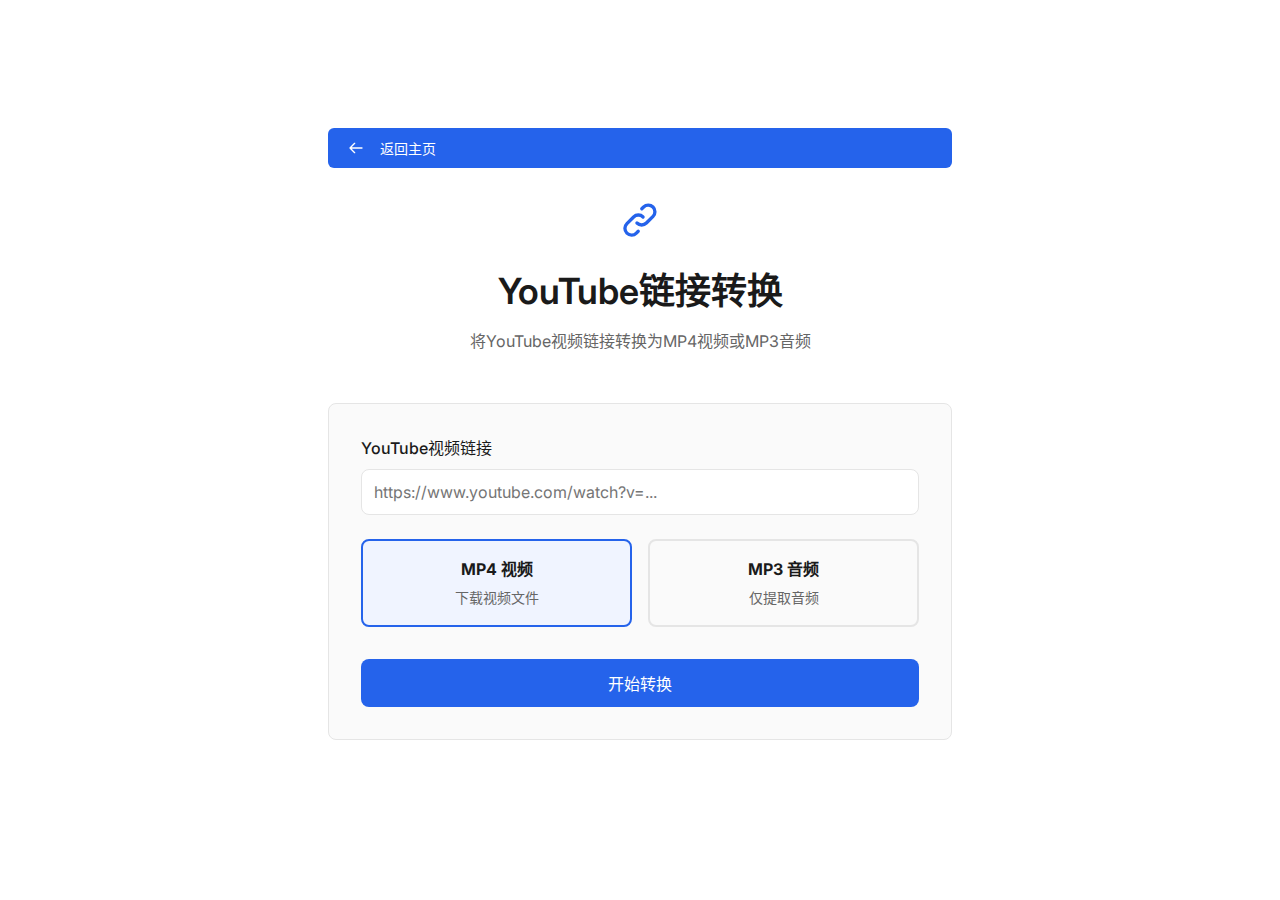
<file: converters/youtube-converter.html>
<!DOCTYPE html>
<html lang="zh-CN">
<head>
    <meta charset="UTF-8">
    <meta name="viewport" content="width=device-width, initial-scale=1.0">
    <title>YouTube链接转换 - 多功能文件转换工具</title>
    <link href="https://fonts.googleapis.com/css2?family=Inter:wght@300;400;500;600;700&display=swap" rel="stylesheet">
    <style>
        * {
            margin: 0;
            padding: 0;
            box-sizing: border-box;
        }

        :root {
            --background: #ffffff;
            --foreground: #1a1a1a;
            --border: #e5e5e5;
            --card: #fafafa;
            --primary: #2563eb;
            --primary-foreground: #ffffff;
            --muted: #f5f5f5;
            --muted-foreground: #666666;
            --destructive: #ef4444;
            --destructive-foreground: #ffffff;
            --accent: #f0f4ff;
        }

        body {
            font-family: 'Inter', sans-serif;
            background-color: var(--background);
            color: var(--foreground);
            line-height: 1.6;
            padding: 20px;
            min-height: 100vh;
            display: flex;
            justify-content: center;
            align-items: center;
        }

        .container {
            max-width: 42rem;
            margin: 0 auto;
            padding: 2rem 1.5rem;
            width: 100%;
        }

        .back-button {
            display: inline-flex;
            align-items: center;
            gap: 8px;
            padding: 10px 20px;
            background: var(--primary);
            color: var(--primary-foreground);
            text-decoration: none;
            border-radius: 6px;
            border: none;
            cursor: pointer;
            font-size: 14px;
            font-family: inherit;
            transition: background 0.3s;
            margin-bottom: 2rem;
        }

        .back-button:hover {
            background: #1d4ed8;
        }

        header {
            text-align: center;
            margin-bottom: 3rem;
        }

        .header-icon {
            width: 2.5rem;
            height: 2.5rem;
            color: var(--primary);
            margin-bottom: 1rem;
            display: inline-block;
        }

        h1 {
            font-size: 2.25rem;
            font-weight: 600;
            margin-bottom: 0.5rem;
        }

        .subtitle {
            font-size: 1rem;
            color: var(--muted-foreground);
        }

        .converter-form {
            background: var(--card);
            border: 1px solid var(--border);
            border-radius: 0.5rem;
            padding: 2rem;
            margin-bottom: 2rem;
        }

        .form-group {
            margin-bottom: 1.5rem;
        }

        label {
            display: block;
            margin-bottom: 0.5rem;
            font-weight: 500;
        }

        .input-group {
            display: flex;
            gap: 0.75rem;
        }

        input[type="url"] {
            flex: 1;
            padding: 0.75rem;
            border: 1px solid var(--border);
            border-radius: 0.5rem;
            font-size: 1rem;
            font-family: inherit;
        }

        input[type="url"]:focus {
            outline: none;
            border-color: var(--primary);
        }

        .format-selector {
            display: flex;
            gap: 1rem;
            margin-bottom: 1.5rem;
        }

        .format-option {
            flex: 1;
            text-align: center;
        }

        .format-option input {
            display: none;
        }

        .format-option label {
            display: block;
            padding: 1rem;
            border: 2px solid var(--border);
            border-radius: 0.5rem;
            cursor: pointer;
            transition: all 0.3s;
        }

        .format-option input:checked + label {
            border-color: var(--primary);
            background: var(--accent);
        }

        button {
            background-color: var(--primary);
            color: var(--primary-foreground);
            border: none;
            padding: 0.75rem 1.5rem;
            border-radius: 0.5rem;
            cursor: pointer;
            font-size: 1rem;
            font-weight: 500;
            transition: all 0.3s;
            width: 100%;
        }

        button:hover:not(:disabled) {
            opacity: 0.9;
        }

        button:disabled {
            opacity: 0.5;
            cursor: not-allowed;
        }

        .result-section {
            display: none;
            background: var(--card);
            border: 1px solid var(--border);
            border-radius: 0.5rem;
            padding: 2rem;
            text-align: center;
        }

        .success-icon {
            width: 4rem;
            height: 4rem;
            color: #10b981;
            margin-bottom: 1rem;
        }

        .loading {
            display: none;
            text-align: center;
            padding: 2rem;
        }

        .spinner {
            width: 2rem;
            height: 2rem;
            border: 2px solid var(--border);
            border-top: 2px solid var(--primary);
            border-radius: 50%;
            animation: spin 1s linear infinite;
            margin: 0 auto 1rem;
        }

        @keyframes spin {
            0% { transform: rotate(0deg); }
            100% { transform: rotate(360deg); }
        }

        .error-message {
            display: none;
            background: #fee2e2;
            color: #991b1b;
            padding: 1rem;
            border-radius: 0.5rem;
            margin-bottom: 1rem;
        }

        .hidden {
            display: none;
        }
    </style>
</head>
<body>
    <div class="container">
        <button class="back-button" onclick="goBack()">
            <svg style="width: 1rem; height: 1rem; margin-right: 0.5rem;" fill="none" stroke="currentColor" viewBox="0 0 24 24">
                <path stroke-linecap="round" stroke-linejoin="round" stroke-width="2" d="M10 19l-7-7m0 0l7-7m-7 7h18"></path>
            </svg>
            返回主页
        </button>

        <header>
            <svg class="header-icon" fill="none" stroke="currentColor" viewBox="0 0 24 24">
                <path stroke-linecap="round" stroke-linejoin="round" stroke-width="2" d="M13.828 10.172a4 4 0 00-5.656 0l-4 4a4 4 0 105.656 5.656l1.102-1.101m-.758-4.899a4 4 0 005.656 0l4-4a4 4 0 00-5.656-5.656l-1.1 1.1"></path>
            </svg>
            <h1>YouTube链接转换</h1>
            <p class="subtitle">将YouTube视频链接转换为MP4视频或MP3音频</p>
        </header>

        <div class="converter-form" id="converter-form">
            <div class="form-group">
                <label for="youtube-url">YouTube视频链接</label>
                <div class="input-group">
                    <input type="url" id="youtube-url" placeholder="https://www.youtube.com/watch?v=..." required>
                </div>
            </div>

            <div class="format-selector">
                <div class="format-option">
                    <input type="radio" id="format-mp4" name="format" value="mp4" checked>
                    <label for="format-mp4">
                        <strong>MP4 视频</strong>
                        <div style="font-size: 0.875rem; color: var(--muted-foreground); margin-top: 0.25rem;">下载视频文件</div>
                    </label>
                </div>
                <div class="format-option">
                    <input type="radio" id="format-mp3" name="format" value="mp3">
                    <label for="format-mp3">
                        <strong>MP3 音频</strong>
                        <div style="font-size: 0.875rem; color: var(--muted-foreground); margin-top: 0.25rem;">仅提取音频</div>
                    </label>
                </div>
            </div>

            <button onclick="convertVideo()" id="convert-btn">开始转换</button>
        </div>

        <div class="loading" id="loading-section">
            <div class="spinner"></div>
            <p>正在处理链接，请稍候...</p>
        </div>

        <div class="error-message" id="error-message"></div>

        <div class="result-section" id="result-section">
            <svg class="success-icon" fill="none" stroke="currentColor" viewBox="0 0 24 24">
                <path stroke-linecap="round" stroke-linejoin="round" stroke-width="2" d="M9 12l2 2 4-4m6 2a9 9 0 11-18 0 9 9 0 0118 0z"></path>
            </svg>
            <h3>转换完成！</h3>
            <p style="margin-bottom: 1.5rem; color: var(--muted-foreground);">您的文件已准备就绪</p>
            <button onclick="resetForm()">转换另一个链接</button>
        </div>
    </div>

    <script>
        const API_URL = 'https://multi-tool-web-backend.onrender.com';

        function goBack() {
            window.location.href = '/';
        }

        function convertVideo() {
            const urlInput = document.getElementById('youtube-url');
            const format = document.querySelector('input[name="format"]:checked').value;
            const convertBtn = document.getElementById('convert-btn');
            const loadingSection = document.getElementById('loading-section');
            const errorMessage = document.getElementById('error-message');
            const converterForm = document.getElementById('converter-form');

            const youtubeUrl = urlInput.value.trim();
            
            if (!youtubeUrl) {
                showError('请输入YouTube视频链接');
                return;
            }

            if (!isValidYouTubeUrl(youtubeUrl)) {
                showError('请输入有效的YouTube链接');
                return;
            }

            // 显示加载中，隐藏表单和错误信息
            convertBtn.disabled = true;
            converterForm.style.display = 'none';
            loadingSection.style.display = 'block';
            errorMessage.style.display = 'none';

            // 发送请求到后端
            fetch(`${API_URL}/api/convert/link`, {
                method: 'POST',
                headers: {
                    'Content-Type': 'application/json',
                },
                body: JSON.stringify({
                    url: youtubeUrl,
                    format: format
                })
            })
            .then(response => response.json())
            .then(data => {
                if (data.status === 'success') {
                    // 显示成功结果
                    showResult();
                } else {
                    showError(data.error || data.message || '转换失败');
                }
            })
            .catch(error => {
                showError('网络错误，请检查您的连接: ' + error.message);
            });
        }

        function isValidYouTubeUrl(url) {
            const youtubeRegex = /^(https?:\/\/)?(www\.)?(youtube\.com|youtu\.?be)\/.+$/;
            return youtubeRegex.test(url);
        }

        function showError(message) {
            const errorMessage = document.getElementById('error-message');
            const converterForm = document.getElementById('converter-form');
            const loadingSection = document.getElementById('loading-section');
            const convertBtn = document.getElementById('convert-btn');

            errorMessage.textContent = message;
            errorMessage.style.display = 'block';
            loadingSection.style.display = 'none';
            converterForm.style.display = 'block';
            convertBtn.disabled = false;
        }

        function showResult() {
            const loadingSection = document.getElementById('loading-section');
            const resultSection = document.getElementById('result-section');

            loadingSection.style.display = 'none';
            resultSection.style.display = 'block';
        }

        function resetForm() {
            const resultSection = document.getElementById('result-section');
            const converterForm = document.getElementById('converter-form');
            const errorMessage = document.getElementById('error-message');
            const urlInput = document.getElementById('youtube-url');
            const convertBtn = document.getElementById('convert-btn');

            resultSection.style.display = 'none';
            converterForm.style.display = 'block';
            errorMessage.style.display = 'none';
            urlInput.value = '';
            convertBtn.disabled = false;
        }

        // 允许按Enter键提交
        document.getElementById('youtube-url').addEventListener('keypress', function(e) {
            if (e.key === 'Enter') {
                convertVideo();
            }
        });
    </script>
</body>
</html>
</file>
<file: css/style.css>
* {
    margin: 0;
    padding: 0;
    box-sizing: border-box;
    font-family: 'Segoe UI', 'Microsoft YaHei', sans-serif;
}

body {
    min-height: 100vh;
    display: flex;
    flex-direction: column;
    align-items: center;
    padding: 20px;
    overflow-x: hidden;
    position: relative;
}

/* 动态背景 */
.background {
    position: fixed;
    top: 0;
    left: 0;
    width: 100%;
    height: 100%;
    z-index: -1;
    background: linear-gradient(-45deg, #ee7752, #e73c7e, #23a6d5, #23d5ab);
    background-size: 400% 400%;
    animation: gradient 15s ease infinite;
}

@keyframes gradient {
    0% {
        background-position: 0% 50%;
    }
    50% {
        background-position: 100% 50%;
    }
    100% {
        background-position: 0% 50%;
    }
}

.logo {
    margin-top: 80px;
    margin-bottom: 30px;
    text-align: center;
}

.logo-text {
    font-size: 42px;
    font-weight: 700;
    background: linear-gradient(45deg, #ff6b6b, #4ecdc4, #45b7d1, #96ceb4);
    -webkit-background-clip: text;
    background-clip: text;
    color: transparent;
    text-shadow: 0 2px 10px rgba(0, 0, 0, 0.1);
    letter-spacing: 1px;
    position: relative;
    display: inline-block;
}

.logo-text::after {
    content: '';
    position: absolute;
    bottom: -8px;
    left: 10%;
    width: 80%;
    height: 3px;
    background: linear-gradient(to right, transparent, #4ecdc4, #45b7d1, transparent);
    border-radius: 3px;
}

.logo-subtitle {
    font-size: 16px;
    color: rgba(255, 255, 255, 0.8);
    margin-top: 10px;
    font-weight: 300;
    letter-spacing: 1.5px;
}

.search-container {
    width: 100%;
    max-width: 584px;
    margin: 0 auto 40px;
}

.search-box {
    display: flex;
    align-items: center;
    border: 1px solid rgba(255, 255, 255, 0.3);
    border-radius: 24px;
    padding: 10px 20px;
    background: rgba(255, 255, 255, 0.15);
    backdrop-filter: blur(10px);
    box-shadow: 0 4px 15px rgba(0, 0, 0, 0.1);
    transition: all 0.3s;
}

.search-box:hover {
    background: rgba(255, 255, 255, 0.25);
    box-shadow: 0 6px 20px rgba(0, 0, 0, 0.15);
}

.search-icon {
    color: rgba(255, 255, 255, 0.8);
    margin-right: 10px;
}

.search-input {
    flex: 1;
    border: none;
    outline: none;
    font-size: 16px;
    background: transparent;
    color: white;
}

.search-input::placeholder {
    color: rgba(255, 255, 255, 0.7);
}

.tools-container {
    display: flex;
    flex-wrap: wrap;
    justify-content: center;
    gap: 25px;
    max-width: 900px;
    margin: 0 auto;
}

.tool-card {
    background: rgba(255, 255, 255, 0.15);
    backdrop-filter: blur(10px);
    border-radius: 12px;
    box-shadow: 0 8px 25px rgba(0, 0, 0, 0.1);
    padding: 25px 20px;
    width: 250px;
    text-align: center;
    cursor: pointer;
    transition: all 0.3s;
    border: 1px solid rgba(255, 255, 255, 0.2);
    display: block;
    text-decoration: none;
    color: inherit;
}

.tool-card:hover {
    transform: translateY(-8px);
    box-shadow: 0 12px 30px rgba(0, 0, 0, 0.2);
    background: rgba(255, 255, 255, 0.25);
    text-decoration: none;
    color: inherit;
}

.tool-icon {
    font-size: 48px;
    margin-bottom: 15px;
    color: white;
    text-shadow: 0 2px 5px rgba(0, 0, 0, 0.2);
}

.tool-title {
    font-size: 18px;
    font-weight: 600;
    margin-bottom: 12px;
    color: white;
}

.tool-desc {
    font-size: 14px;
    color: rgba(255, 255, 255, 0.85);
    line-height: 1.5;
}

.footer {
    margin-top: 50px;
    padding: 20px;
    text-align: center;
    color: rgba(255, 255, 255, 0.7);
    font-size: 14px;
}

/* 加载动画 */
.loading-overlay {
    position: fixed;
    top: 0;
    left: 0;
    width: 100%;
    height: 100%;
    background: rgba(0, 0, 0, 0.8);
    display: flex;
    justify-content: center;
    align-items: center;
    z-index: 2000;
    color: white;
    font-size: 18px;
    flex-direction: column;
}

.spinner {
    border: 5px solid #f3f3f3;
    border-top: 5px solid #4285f4;
    border-radius: 50%;
    width: 50px;
    height: 50px;
    animation: spin 1s linear infinite;
    margin-bottom: 20px;
}

@keyframes spin {
    0% { transform: rotate(0deg); }
    100% { transform: rotate(360deg); }
}

@media (max-width: 768px) {
    .logo-text {
        font-size: 36px;
    }
    
    .tools-container {
        flex-direction: column;
        align-items: center;
    }
    
    .tool-card {
        width: 100%;
        max-width: 300px;
    }
}

@media (max-width: 480px) {
    .logo-text {
        font-size: 30px;
    }
    
    .logo-subtitle {
        font-size: 14px;
    }
    
    .search-box {
        padding: 8px 16px;
    }
}
</file>
